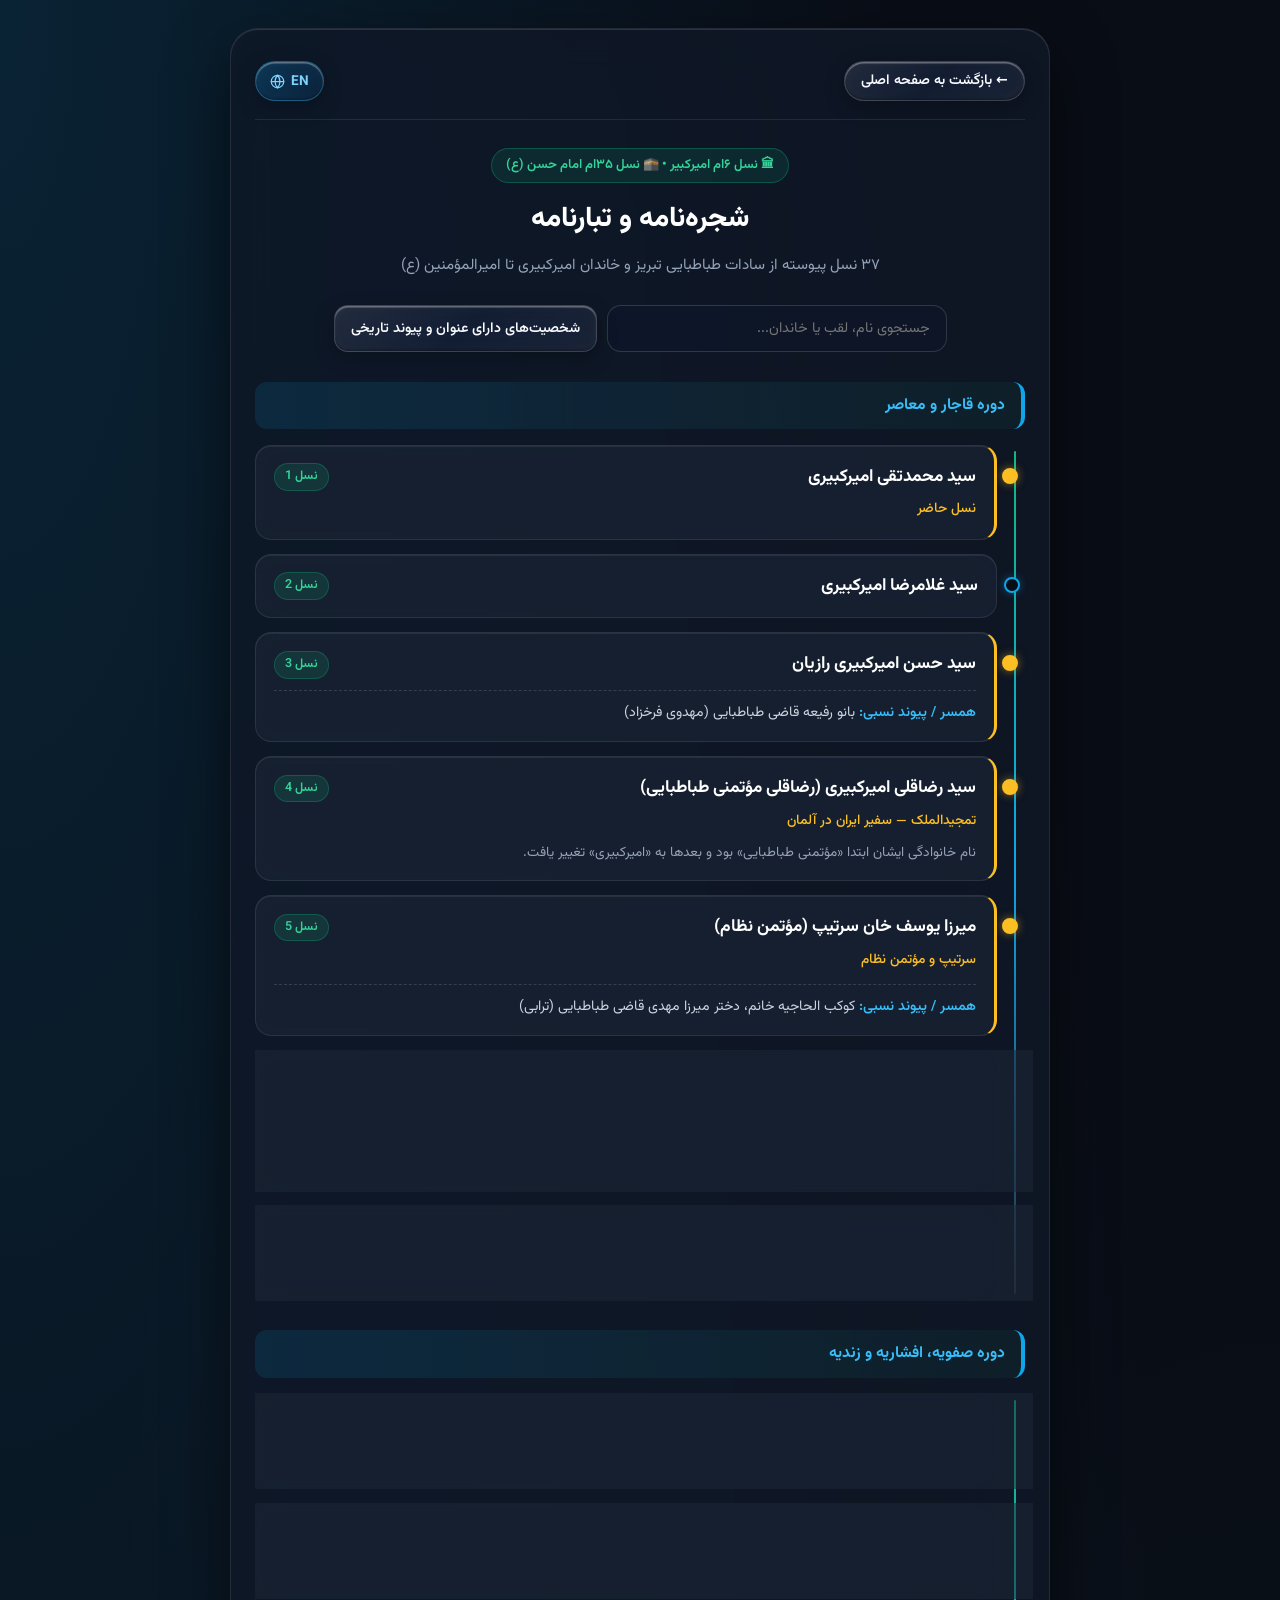
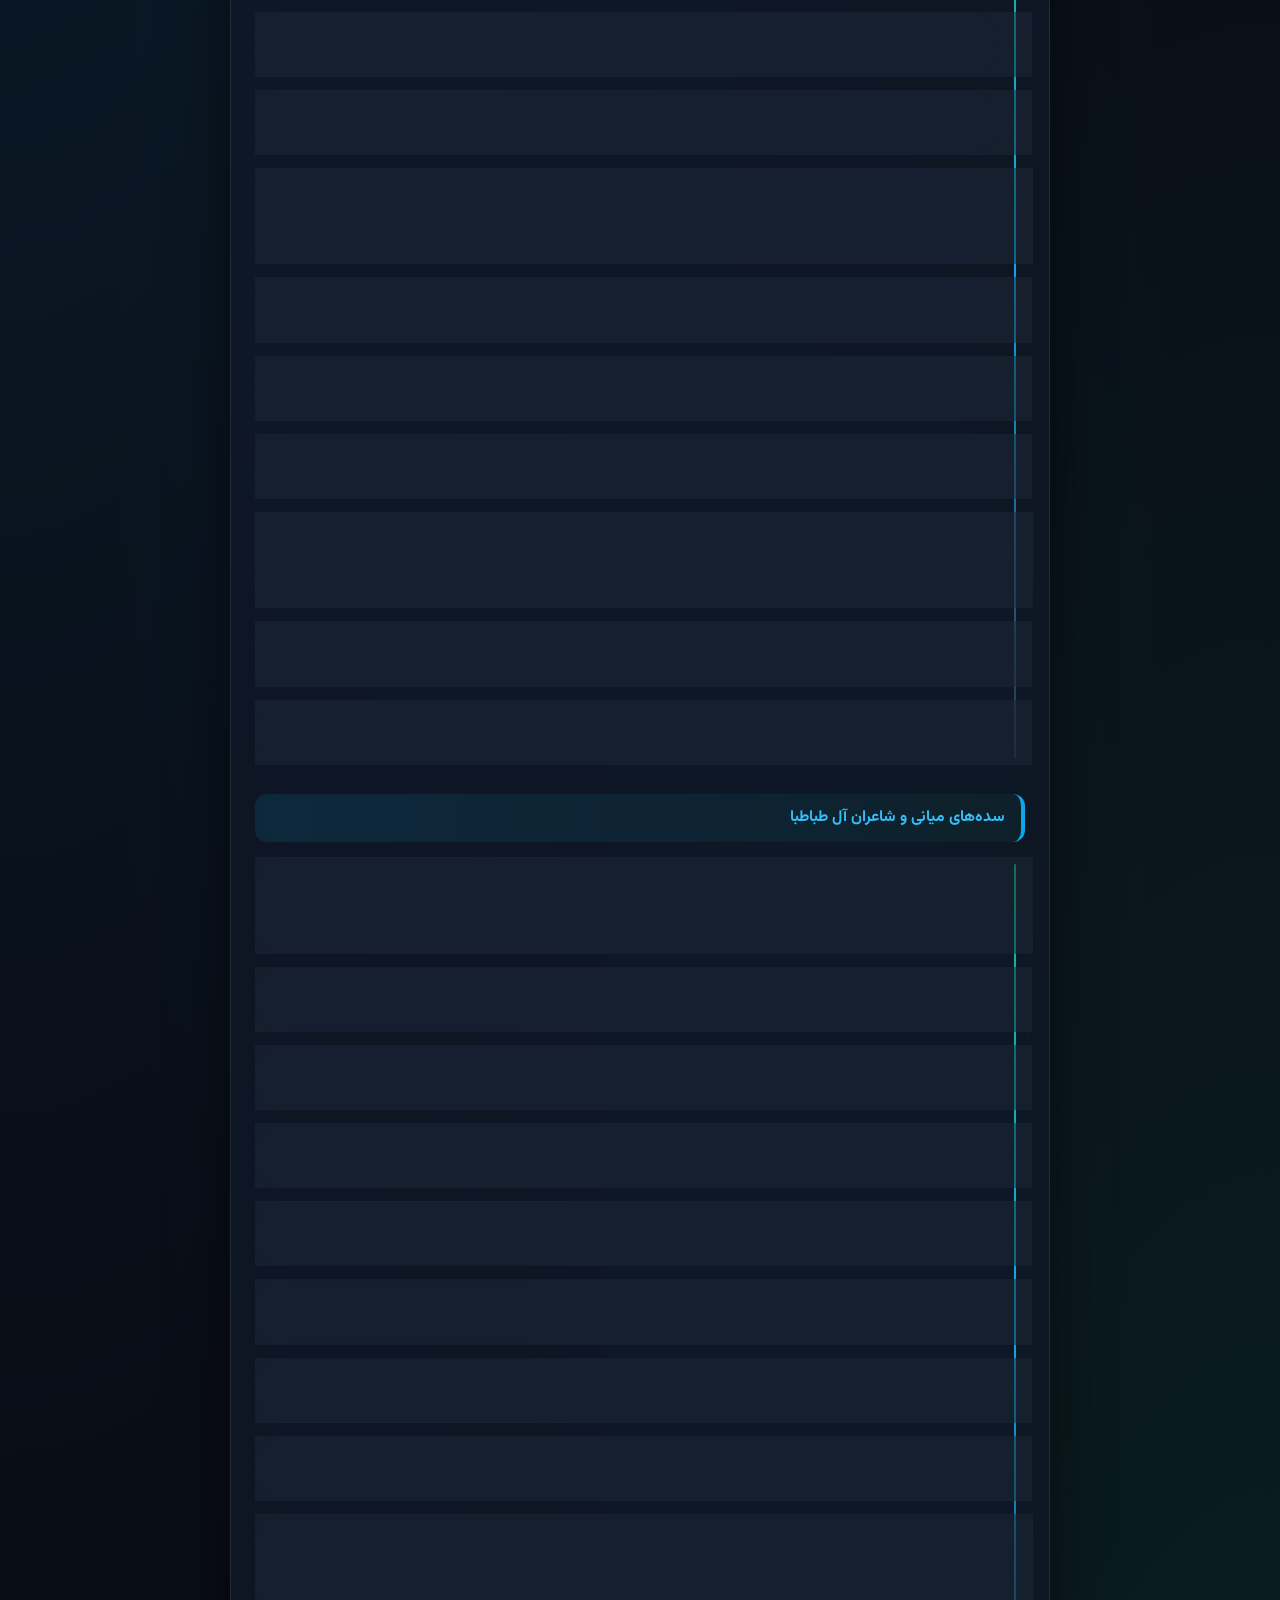
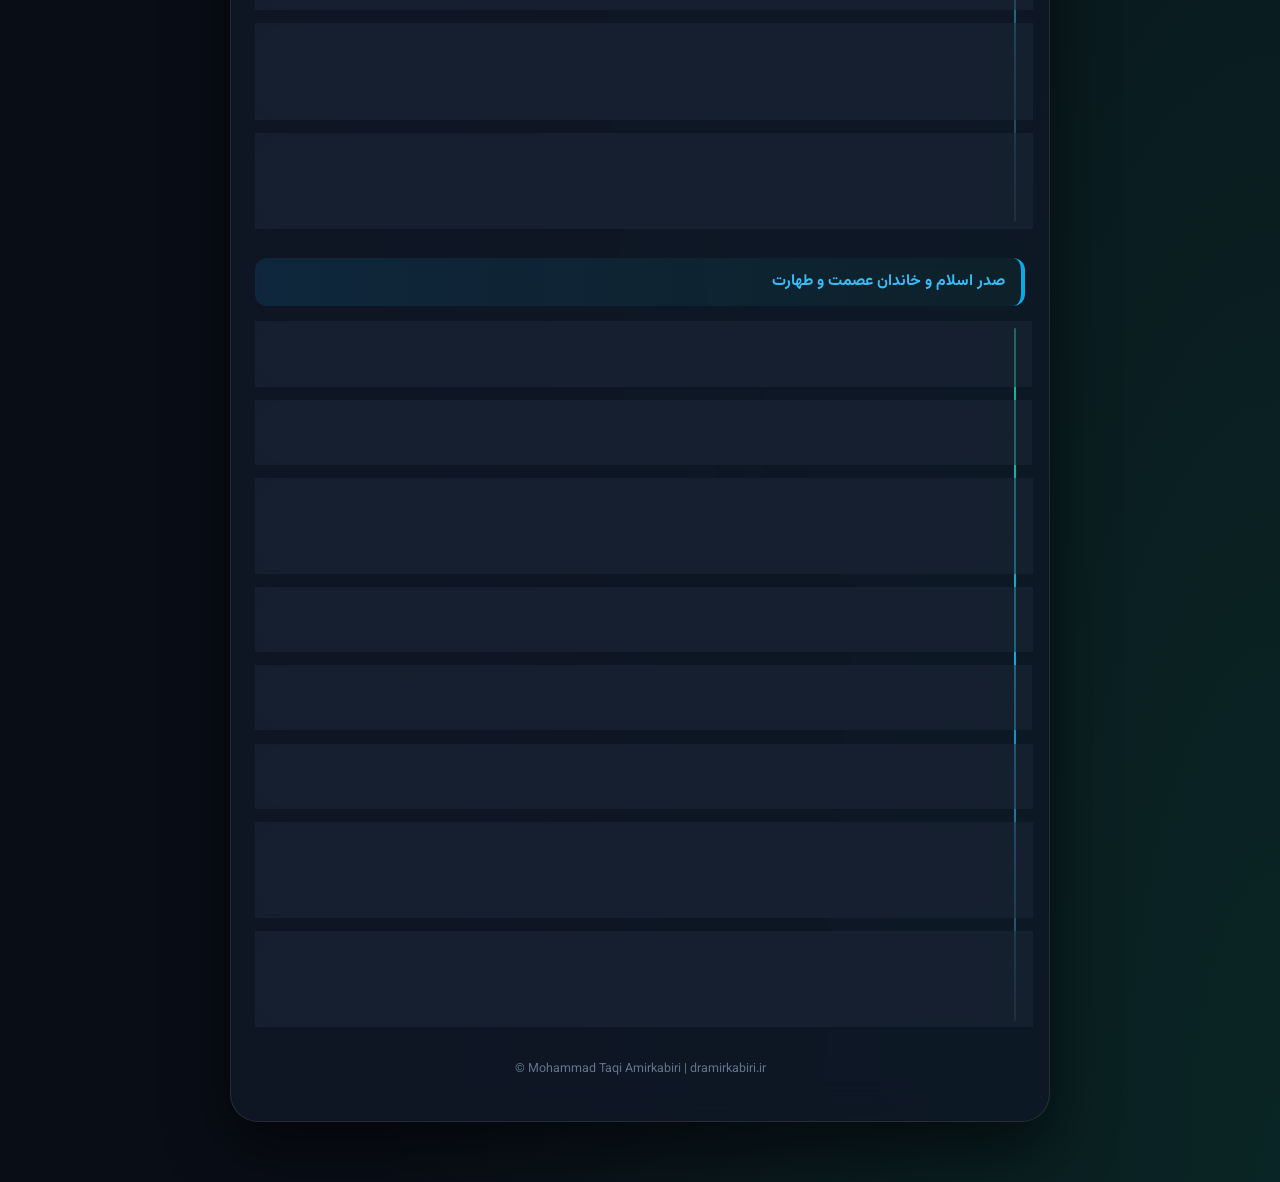
<file: lineage.html>
<!DOCTYPE html>
<html lang="fa" dir="rtl">
<head>
  <meta charset="UTF-8" />
  <meta name="viewport" content="width=device-width, initial-scale=1.0" />
  <title>شجره‌نامه و تبارنامه | سید محمدتقی امیرکبیری</title>
  <meta name="description" content="شجره‌نامه و تبارنامه ۳۷ نسلی سادات طباطبایی تبریز و خاندان امیرکبیری تا امیرالمؤمنین (ع) - سید محمدتقی امیرکبیری" />
  <link rel="canonical" href="https://dramirkabiri.ir/lineage" />
  <link rel="icon" type="image/png" href="favicon.png" />

  <link rel="preconnect" href="https://fonts.googleapis.com" />
  <link rel="preconnect" href="https://fonts.gstatic.com" crossorigin />
  <link href="https://fonts.googleapis.com/css2?family=Vazirmatn:wght@300;400;500;700;800&display=swap" rel="stylesheet" />
  <link rel="stylesheet" href="/style.css" />
</head>
<body class="lineage-page">
  <div class="main-wrapper">
    <nav class="top-bar">
      <a href="/" class="back-link liquid-glass" id="backLink">← بازگشت به صفحه اصلی</a>
      <button type="button" class="lang-toggle-btn liquid-glass" id="langToggleBtn" aria-label="Switch Language">
        <svg width="15" height="15" viewBox="0 0 24 24" fill="none" stroke="currentColor" stroke-width="2" stroke-linecap="round" stroke-linejoin="round">
          <circle cx="12" cy="12" r="10"></circle>
          <line x1="2" y1="12" x2="22" y2="12"></line>
          <path d="M12 2a15.3 15.3 0 0 1 4 10 15.3 15.3 0 0 1-4 10 15.3 15.3 0 0 1-4-10 15.3 15.3 0 0 1 4-10z"></path>
        </svg>
        <span id="langLabel">EN</span>
      </button>
    </nav>

    <header>
      <div class="badge-pill" id="headerBadge">🏛 نسل ۶ام امیرکبیر • 🕋 نسل ۳۵ام امام حسن (ع)</div>
      <h1 id="pageTitle">شجره‌نامه و تبارنامه</h1>
      <p class="subtitle" id="pageSubtitle">۳۷ نسل پیوسته از سادات طباطبایی تبریز و خاندان امیرکبیری تا امیرالمؤمنین (ع)</p>
    </header>

    <div class="controls">
      <div class="search-box">
        <input type="text" id="searchInput" placeholder="جستجوی نام، لقب یا خاندان..." />
      </div>
      <button type="button" class="btn liquid-glass" id="filterNotableBtn">شخصیت‌های دارای عنوان و پیوند تاریخی</button>
    </div>

    <div id="timelineContainer"></div>

    <footer>
      &copy; Mohammad Taqi Amirkabiri | dramirkabiri.ir
    </footer>
  </div>

  <script src="/app.js" defer></script>
</body>
</html>
</file>
<file: style.css>
:root {
  --bg-dark: #090d16;
  --card-bg: rgba(17, 24, 39, 0.82);
  --card-border: rgba(255, 255, 255, 0.09);
  --primary: #0ea5e9;
  --pharm-green: #10b981;
  --pharm-glow: rgba(16, 185, 129, 0.25);
  --gold: #fbbf24;
  --text-main: #f8fafc;
  --text-muted: #94a3b8;
}

* {
  box-sizing: border-box;
  margin: 0;
  padding: 0;
  font-family: 'Vazirmatn', system-ui, -apple-system, sans-serif;
}

body {
  background-color: var(--bg-dark);
  background-image:
    radial-gradient(at 0% 0%, rgba(14, 165, 233, 0.14) 0px, transparent 50%),
    radial-gradient(at 100% 100%, rgba(16, 185, 129, 0.14) 0px, transparent 50%),
    radial-gradient(at 50% 45%, rgba(56, 189, 248, 0.05) 0px, transparent 60%);
  color: var(--text-main);
  min-height: 100vh;
}

body.home-page {
  display: flex;
  justify-content: center;
  align-items: center;
  padding: 30px 16px;
}

body.lineage-page {
  line-height: 1.75;
  padding: 28px 16px 60px;
}

/* کانتینر اصلی هر دو صفحه */
.container {
  width: 100%;
  max-width: 580px;
  background: var(--card-bg);
  backdrop-filter: blur(20px) saturate(140%);
  -webkit-backdrop-filter: blur(20px) saturate(140%);
  border: 1px solid var(--card-border);
  border-radius: 28px;
  padding: 38px 24px;
  box-shadow:
    0 25px 60px rgba(0, 0, 0, 0.55),
    inset 0 1px 0 rgba(255, 255, 255, 0.12);
  text-align: center;
  position: relative;
}

.main-wrapper {
  width: 100%;
  max-width: 820px;
  margin: 0 auto;
  background: var(--card-bg);
  backdrop-filter: blur(20px) saturate(140%);
  -webkit-backdrop-filter: blur(20px) saturate(140%);
  border: 1px solid var(--card-border);
  border-radius: 28px;
  padding: 32px 24px 40px;
  box-shadow:
    0 25px 60px rgba(0, 0, 0, 0.55),
    inset 0 1px 0 rgba(255, 255, 255, 0.12);
  position: relative;
}

/* انیمیشن‌های ورود */
@keyframes fadeUp {
  from {
    opacity: 0;
    transform: translateY(14px);
  }
  to {
    opacity: 1;
    transform: translateY(0);
  }
}

.animate-in {
  opacity: 0;
  animation: fadeUp 0.55s cubic-bezier(0.16, 1, 0.3, 1) forwards;
}
.delay-1 { animation-delay: 0.05s; }
.delay-2 { animation-delay: 0.14s; }
.delay-3 { animation-delay: 0.22s; }
.delay-4 { animation-delay: 0.30s; }
.delay-5 { animation-delay: 0.38s; }
.delay-6 { animation-delay: 0.46s; }

/* استایل مشترک شیشه مایع (Liquid Glass Material) */
.liquid-glass {
  position: relative;
  overflow: hidden;
  background: linear-gradient(
    135deg,
    rgba(255, 255, 255, 0.09) 0%,
    rgba(255, 255, 255, 0.03) 50%,
    rgba(255, 255, 255, 0.06) 100%
  );
  backdrop-filter: blur(16px) saturate(175%);
  -webkit-backdrop-filter: blur(16px) saturate(175%);
  border: 1px solid rgba(255, 255, 255, 0.15);
  box-shadow:
    0 6px 20px rgba(0, 0, 0, 0.25),
    inset 0 1.5px 1px rgba(255, 255, 255, 0.35),
    inset 0 -1.5px 2px rgba(0, 0, 0, 0.28),
    inset 0 0 12px rgba(255, 255, 255, 0.04);
  transition:
    transform 0.42s cubic-bezier(0.22, 1.35, 0.36, 1),
    border-color 0.25s ease,
    box-shadow 0.25s ease,
    background 0.25s ease;
  will-change: transform;
  user-select: none;
  -webkit-tap-highlight-color: transparent;
}

.liquid-glass::before {
  content: "";
  position: absolute;
  inset: 0;
  border-radius: inherit;
  background: radial-gradient(
    150px circle at var(--gx, 50%) var(--gy, 50%),
    rgba(255, 255, 255, 0.26),
    rgba(56, 189, 248, 0.08) 45%,
    transparent 75%
  );
  opacity: 0;
  transition: opacity 0.25s ease;
  pointer-events: none;
  z-index: 1;
}

.liquid-glass::after {
  content: "";
  position: absolute;
  top: 0;
  left: -120%;
  width: 60%;
  height: 100%;
  background: linear-gradient(
    105deg,
    transparent 20%,
    rgba(255, 255, 255, 0.18) 50%,
    transparent 80%
  );
  transform: skewX(-20deg);
  transition: left 0.65s cubic-bezier(0.16, 1, 0.3, 1);
  pointer-events: none;
  z-index: 1;
}

.liquid-glass:hover::before { opacity: 1; }
.liquid-glass:hover::after { left: 160%; }

.liquid-glass:hover {
  border-color: rgba(255, 255, 255, 0.32);
  box-shadow:
    0 10px 26px rgba(0, 0, 0, 0.34),
    0 0 18px rgba(14, 165, 233, 0.16),
    inset 0 1.5px 1.5px rgba(255, 255, 255, 0.48),
    inset 0 -1.5px 2px rgba(0, 0, 0, 0.25);
}

.liquid-glass > * {
  position: relative;
  z-index: 2;
}

/* دکمه تغییر زبان */
.lang-toggle-btn {
  height: 40px;
  padding: 0 14px;
  border-radius: 9999px;
  color: #7dd3fc;
  font-size: 0.85rem;
  font-weight: 700;
  cursor: pointer;
  display: inline-flex;
  align-items: center;
  gap: 6px;
  direction: ltr;
  background: linear-gradient(
    135deg,
    rgba(14, 165, 233, 0.22) 0%,
    rgba(14, 165, 233, 0.08) 100%
  );
  border-color: rgba(56, 189, 248, 0.32);
}

.container > .lang-toggle-btn {
  position: absolute;
  top: 22px;
  right: 22px;
  z-index: 3;
}

/* --- بخش‌های اختصاصی صفحه اصلی (index.html) --- */
.pharmacy-icon-badge {
  position: absolute;
  top: 22px;
  left: 22px;
  width: 40px;
  height: 40px;
  border-radius: 50%;
  background: linear-gradient(
    135deg,
    rgba(16, 185, 129, 0.2) 0%,
    rgba(16, 185, 129, 0.06) 100%
  );
  border: 1px solid rgba(16, 185, 129, 0.32);
  box-shadow: inset 0 1px 1px rgba(255, 255, 255, 0.28);
  display: flex;
  align-items: center;
  justify-content: center;
  color: var(--pharm-green);
  transition: all 0.3s ease;
  z-index: 3;
}
.pharmacy-icon-badge:hover {
  box-shadow: 0 0 16px var(--pharm-glow), inset 0 1px 1px rgba(255, 255, 255, 0.4);
  transform: scale(1.06);
}

.avatar-wrapper {
  position: relative;
  display: inline-block;
  margin-bottom: 16px;
  margin-top: 12px;
}
.profile-img {
  width: 150px;
  height: 150px;
  border-radius: 50%;
  object-fit: cover;
  object-position: center;
  border: 3px solid rgba(16, 185, 129, 0.45);
  box-shadow: 0 0 24px var(--pharm-glow);
  transition: transform 0.3s ease;
  cursor: pointer;
}
.profile-img:hover {
  transform: scale(1.03);
}
.rx-symbol {
  position: absolute;
  bottom: 2px;
  right: 4px;
  background: var(--pharm-green);
  color: #090d16;
  font-weight: 800;
  font-size: 0.8rem;
  width: 28px;
  height: 28px;
  border-radius: 50%;
  display: flex;
  align-items: center;
  justify-content: center;
  border: 2px solid #111827;
}

.name-fa {
  font-size: 1.6rem;
  font-weight: 800;
  color: #ffffff;
  margin-bottom: 6px;
}

.professional-title {
  color: var(--pharm-green);
  font-size: 0.98rem;
  font-weight: 600;
  margin-top: 4px;
  margin-bottom: 20px;
}

.tags-container {
  display: flex;
  flex-wrap: wrap;
  justify-content: center;
  gap: 9px;
  margin-bottom: 28px;
}
.tag {
  background: rgba(255, 255, 255, 0.045);
  border: 1px solid rgba(255, 255, 255, 0.1);
  box-shadow: inset 0 1px 0 rgba(255, 255, 255, 0.12);
  color: #e2e8f0;
  font-size: 0.95rem;
  padding: 8px 16px;
  border-radius: 9999px;
  display: inline-flex;
  align-items: center;
  gap: 6px;
}

.fi {
  width: 1.4em;
  line-height: 1em;
  border-radius: 3px;
  vertical-align: -0.1em;
  margin: 0 1px;
}

.section-title {
  font-size: 0.92rem;
  font-weight: 700;
  color: var(--primary);
  text-align: center;
  margin: 26px 0 12px 0;
  display: flex;
  align-items: center;
  justify-content: center;
  gap: 12px;
}
.section-title::before,
.section-title::after {
  content: "";
  flex: 1;
  height: 1px;
  background: var(--card-border);
}

.links-grid {
  display: grid;
  grid-template-columns: 1fr;
  gap: 11px;
}

.link-card {
  display: flex;
  align-items: center;
  justify-content: center;
  gap: 10px;
  padding: 13px 20px;
  border-radius: 16px;
  color: var(--text-main);
  text-decoration: none;
  font-size: 0.96rem;
  font-weight: 500;
  cursor: pointer;
  width: 100%;
  text-align: center;
}

.card-title-group {
  display: inline-flex;
  align-items: center;
  justify-content: center;
  gap: 10px;
  text-align: center;
}
.platform-icon {
  width: 20px;
  height: 20px;
  flex-shrink: 0;
  transition: transform 0.2s ease;
}
.link-card:hover .platform-icon {
  transform: scale(1.12);
}

.vcard-btn {
  background: linear-gradient(
    135deg,
    rgba(16, 185, 129, 0.24) 0%,
    rgba(14, 165, 233, 0.14) 55%,
    rgba(16, 185, 129, 0.18) 100%
  );
  border-color: rgba(52, 211, 153, 0.42);
}
.vcard-btn:hover {
  border-color: rgba(52, 211, 153, 0.72);
  box-shadow:
    0 10px 28px rgba(0, 0, 0, 0.35),
    0 0 22px rgba(16, 185, 129, 0.25),
    inset 0 1.5px 1.5px rgba(255, 255, 255, 0.55);
}

.lineage-btn {
  background: linear-gradient(
    135deg,
    rgba(251, 191, 36, 0.16) 0%,
    rgba(245, 158, 11, 0.06) 55%,
    rgba(251, 191, 36, 0.12) 100%
  );
  border-color: rgba(251, 191, 36, 0.35);
}
.lineage-btn:hover {
  border-color: rgba(251, 191, 36, 0.65);
  box-shadow:
    0 10px 28px rgba(0, 0, 0, 0.35),
    0 0 20px rgba(251, 191, 36, 0.18),
    inset 0 1.5px 1.5px rgba(255, 255, 255, 0.5);
}

.copy-mini-btn {
  display: inline-flex;
  align-items: center;
  justify-content: center;
  width: 26px;
  height: 26px;
  border-radius: 8px;
  background: rgba(255, 255, 255, 0.08);
  border: 1px solid rgba(255, 255, 255, 0.14);
  color: var(--text-muted);
  transition: all 0.2s ease;
}
.link-card:hover .copy-mini-btn {
  color: #ffffff;
  background: rgba(234, 67, 53, 0.26);
  border-color: rgba(234, 67, 53, 0.45);
}

/* اعلان Toast و مودال تصویر */
.toast-notification {
  position: fixed;
  bottom: 28px;
  left: 50%;
  transform: translateX(-50%) translateY(20px);
  background: rgba(15, 23, 42, 0.88);
  backdrop-filter: blur(16px);
  -webkit-backdrop-filter: blur(16px);
  border: 1px solid rgba(16, 185, 129, 0.55);
  color: #34d399;
  padding: 10px 20px;
  border-radius: 9999px;
  font-size: 0.9rem;
  font-weight: 600;
  box-shadow:
    0 12px 30px rgba(0, 0, 0, 0.55),
    0 0 18px var(--pharm-glow),
    inset 0 1px 0 rgba(255, 255, 255, 0.25);
  opacity: 0;
  pointer-events: none;
  transition: all 0.28s ease;
  z-index: 100000;
  display: flex;
  align-items: center;
  gap: 8px;
}
.toast-notification.show {
  opacity: 1;
  transform: translateX(-50%) translateY(0);
}

.photo-modal {
  display: none;
  position: fixed;
  z-index: 99999;
  inset: 0;
  width: 100vw;
  height: 100vh;
  background: rgba(0, 0, 0, 0.82);
  backdrop-filter: blur(8px);
  -webkit-backdrop-filter: blur(8px);
  align-items: center;
  justify-content: center;
  padding: 20px 16px;
  direction: ltr;
}
.photo-modal.show {
  display: flex;
}

.photo-dialog {
  position: relative;
  background: rgba(17, 24, 39, 0.95);
  border: 1px solid var(--card-border);
  border-radius: 20px;
  box-shadow: 0 25px 60px rgba(0, 0, 0, 0.8), 0 0 25px var(--pharm-glow);
  padding: 10px;
  display: flex;
  align-items: center;
  justify-content: center;
  max-width: 420px;
  width: 90vw;
  margin-bottom: 50px;
  animation: modalFadeIn 0.25s ease-out;
}

@keyframes modalFadeIn {
  from { opacity: 0; transform: scale(0.92); }
  to { opacity: 1; transform: scale(1); }
}

.photo-modal img {
  width: 100%;
  height: auto;
  max-height: 70vh;
  object-fit: contain;
  border-radius: 14px;
  display: block;
}

.photo-close {
  position: absolute;
  top: -12px;
  right: -12px;
  width: 36px;
  height: 36px;
  border: 1px solid var(--card-border);
  border-radius: 50%;
  background: #1e293b;
  color: #ffffff;
  font-size: 22px;
  line-height: 1;
  cursor: pointer;
  display: flex;
  align-items: center;
  justify-content: center;
  transition: 0.2s ease;
  box-shadow: 0 4px 12px rgba(0, 0, 0, 0.5);
}
.photo-close:hover {
  background: #ef4444;
  transform: scale(1.1);
}

/* --- بخش‌های اختصاصی صفحه شجره‌نامه (lineage.html) --- */
.top-bar {
  display: flex;
  justify-content: space-between;
  align-items: center;
  margin-bottom: 28px;
  padding-bottom: 18px;
  border-bottom: 1px solid var(--card-border);
  gap: 12px;
}

.back-link {
  height: 40px;
  padding: 0 16px;
  border-radius: 9999px;
  color: var(--text-main);
  text-decoration: none;
  font-size: 0.88rem;
  font-weight: 600;
  display: inline-flex;
  align-items: center;
  gap: 8px;
}

.main-wrapper header {
  text-align: center;
  margin-bottom: 26px;
}

.badge-pill {
  display: inline-flex;
  align-items: center;
  gap: 6px;
  background: rgba(16, 185, 129, 0.12);
  border: 1px solid rgba(16, 185, 129, 0.3);
  color: #34d399;
  font-size: 0.82rem;
  font-weight: 600;
  padding: 5px 14px;
  border-radius: 9999px;
  margin-bottom: 12px;
}

.main-wrapper h1 {
  font-size: 1.75rem;
  font-weight: 800;
  margin-bottom: 8px;
  color: #ffffff;
}

.subtitle {
  color: var(--text-muted);
  font-size: 0.95rem;
  max-width: 620px;
  margin: 0 auto;
}

.controls {
  display: flex;
  flex-wrap: wrap;
  gap: 10px;
  justify-content: center;
  margin-bottom: 28px;
}

.search-box {
  position: relative;
  flex: 1;
  min-width: 240px;
  max-width: 340px;
}

input[type="text"] {
  width: 100%;
  background: rgba(15, 23, 42, 0.7);
  border: 1px solid rgba(255, 255, 255, 0.14);
  color: var(--text-main);
  padding: 11px 16px;
  border-radius: 14px;
  font-size: 0.9rem;
  outline: none;
  transition: all 0.25s ease;
}

input[type="text"]:focus {
  border-color: var(--primary);
  box-shadow: 0 0 15px rgba(14, 165, 233, 0.2);
}

.btn {
  color: var(--text-main);
  padding: 10px 16px;
  border-radius: 14px;
  cursor: pointer;
  font-size: 0.88rem;
  font-weight: 600;
  display: inline-flex;
  align-items: center;
  gap: 7px;
}

.btn.active {
  border-color: rgba(56, 189, 248, 0.65);
  color: #7dd3fc;
  background: linear-gradient(
    135deg,
    rgba(14, 165, 233, 0.22) 0%,
    rgba(14, 165, 233, 0.08) 100%
  );
}

.era-header {
  margin: 30px 0 16px;
  padding: 10px 16px;
  background: linear-gradient(
    90deg,
    rgba(14, 165, 233, 0.12) 0%,
    rgba(16, 185, 129, 0.06) 100%
  );
  border-inline-start: 4px solid var(--primary);
  border-radius: 12px;
  font-weight: 700;
  color: #38bdf8;
  font-size: 0.98rem;
  display: flex;
  align-items: center;
  justify-content: space-between;
}

.timeline {
  position: relative;
  padding-inline-start: 28px;
}

.timeline::before {
  content: "";
  position: absolute;
  top: 6px;
  bottom: 6px;
  inset-inline-start: 9px;
  width: 2px;
  background: linear-gradient(to bottom, var(--pharm-green), var(--primary), rgba(255, 255, 255, 0.12));
  border-radius: 2px;
}

.node {
  position: relative;
  margin-bottom: 14px;
  background: rgba(30, 41, 59, 0.52);
  backdrop-filter: blur(12px);
  -webkit-backdrop-filter: blur(12px);
  border: 1px solid rgba(255, 255, 255, 0.09);
  box-shadow: inset 0 1px 0 rgba(255, 255, 255, 0.08);
  border-radius: 16px;
  padding: 16px 18px;
  transition: all 0.25s ease;
  animation: fadeUp 0.4s cubic-bezier(0.16, 1, 0.3, 1) both;
}

.node:hover {
  border-color: rgba(56, 189, 248, 0.4);
  background: rgba(30, 41, 59, 0.72);
  transform: translateY(-2px);
}

.node.notable {
  border-inline-start: 3px solid var(--gold);
}

.node::before {
  content: "";
  position: absolute;
  top: 22px;
  inset-inline-start: -24px;
  width: 12px;
  height: 12px;
  border-radius: 50%;
  background: var(--bg-dark);
  border: 2.5px solid var(--primary);
  box-shadow: 0 0 8px rgba(14, 165, 233, 0.4);
}

.node.notable::before {
  border-color: var(--gold);
  background: var(--gold);
  box-shadow: 0 0 10px rgba(251, 191, 36, 0.5);
}

.node-top {
  display: flex;
  justify-content: space-between;
  align-items: center;
  flex-wrap: wrap;
  gap: 8px;
}

.gen-badge {
  font-size: 0.78rem;
  font-weight: 600;
  color: #34d399;
  background: rgba(16, 185, 129, 0.14);
  border: 1px solid rgba(16, 185, 129, 0.28);
  padding: 2px 10px;
  border-radius: 9999px;
}

.name {
  font-size: 1.08rem;
  font-weight: 700;
  color: #ffffff;
}

.title-tag {
  display: inline-block;
  margin-top: 5px;
  font-size: 0.86rem;
  font-weight: 500;
  color: var(--gold);
}

.note-text {
  margin-top: 6px;
  font-size: 0.85rem;
  color: var(--text-muted);
}

.spouse {
  margin-top: 10px;
  padding-top: 10px;
  border-top: 1px dashed rgba(255, 255, 255, 0.14);
  font-size: 0.88rem;
  color: #cbd5e1;
}

.spouse strong {
  color: #38bdf8;
  font-weight: 600;
}

.empty-state {
  text-align: center;
  padding: 36px 16px;
  color: var(--text-muted);
  font-size: 0.95rem;
}

footer {
  margin-top: 32px;
  text-align: center;
  font-size: 0.78rem;
  color: #64748b;
  direction: ltr;
}

@media (max-width: 600px) {
  .main-wrapper {
    padding: 24px 16px 32px;
    border-radius: 22px;
  }
  .main-wrapper h1 { font-size: 1.45rem; }
  .timeline { padding-inline-start: 22px; }
  .node::before { inset-inline-start: -18px; }
}
</file>
